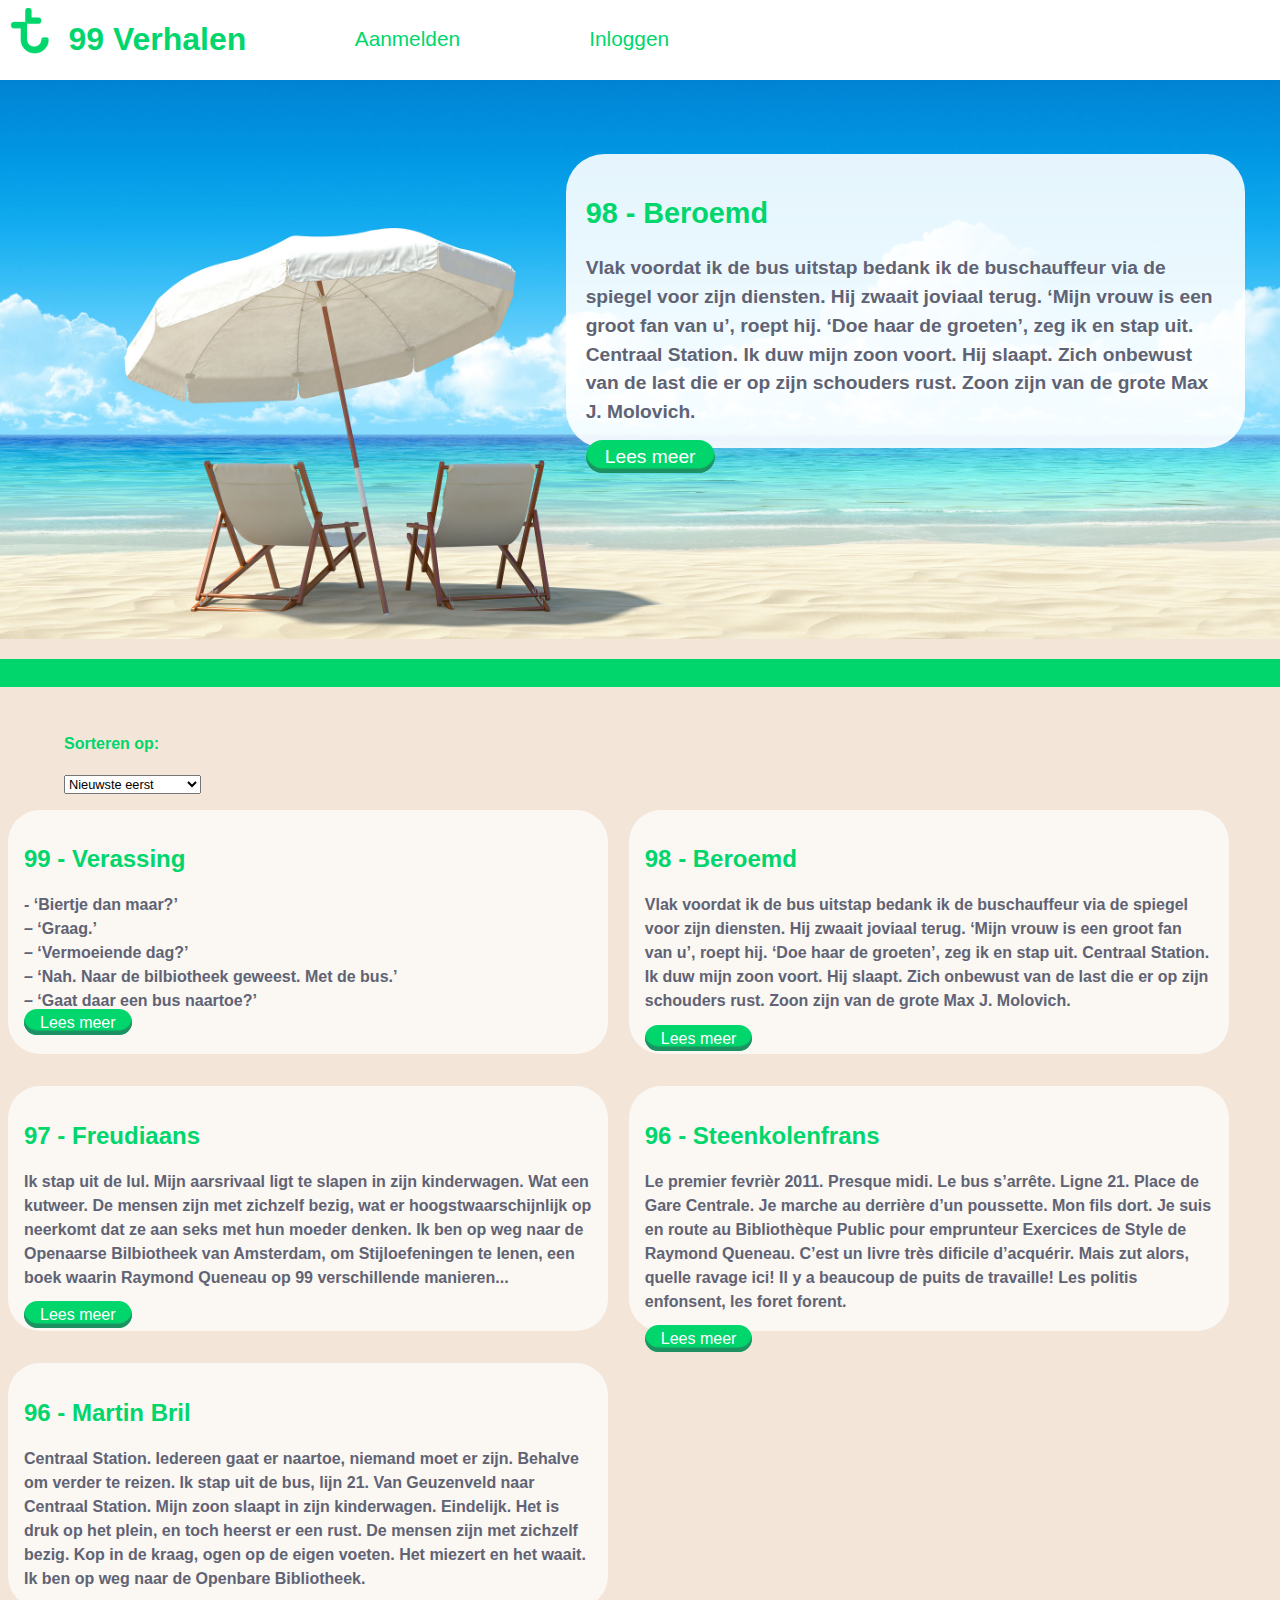
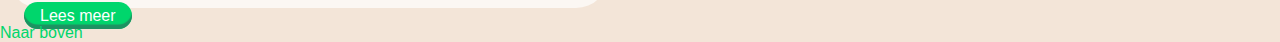
<file: index.html>
<!DOCTYPE html>
<html lang="nl">

<head>
    <meta charset="UTF-8">
    <title>Homepagina</title>
    <link rel="stylesheet" href="styles/style.css">
    <meta name="viewport" content="width=device-width, initial-scale=1">
</head>

<body>
    <header class="header">
        <img class="logo" src="images/logo%20transavia.png" alt="logo transavia">
        <h1 class="mainheader">99 Verhalen</h1>
        <section class="aanmeldheader">
            <a class="aanmelden" href="aanmelden.html">Aanmelden</a>
            <a class="aanmelden" href="inloggen.html">Inloggen</a>
        </section>
    </header>
    <img class="headerfoto" src="images/Strandvakantie.jpg" alt="vakantie">
    <article class="uitgelicht">
        <h2>98 - Beroemd</h2>
        <p>Vlak voordat ik de bus uitstap bedank ik de buschauffeur via de spiegel voor zijn diensten. Hij zwaait joviaal terug. ‘Mijn vrouw is een groot fan van u’, roept hij. ‘Doe haar de groeten’, zeg ik en stap uit. Centraal Station. Ik duw mijn zoon voort. Hij slaapt. Zich onbewust van de last die er op zijn schouders rust. Zoon zijn van de grote Max J. Molovich.</p>
        <a class="link" href="verhalen/verhaal-98.html">Lees meer</a>
    </article>
    
    <section class="filter">
        <h2>Filter opties</h2>
    </section>
    
    <main>
        <section class="main">
            <h4>Sorteren op:</h4>
            <select>
                <option value="nieuwst">Nieuwste eerst</option>
                <option value="oudst">Oudste eerst</option>
                <option value="hoge waardering">Hoogste waardering</option>
                <option value="lage waardering">Laagste waardering</option>
            </select>
        </section>

        <section class="artikelen">
            <article>
                <h2>99 - Verassing</h2>
                <p class="lijst">- ‘Biertje dan maar?’</p>
                <p class="lijst">– ‘Graag.’</p>
                <p class="lijst">– ‘Vermoeiende dag?’</p>
                <p class="lijst">– ‘Nah. Naar de bilbiotheek geweest. Met de bus.’</p>
                <p class="lijst">– ‘Gaat daar een bus naartoe?’</p>
                <a class="link" href="#">Lees meer</a>
            </article>

            <article>
                <h2>98 - Beroemd</h2>
                <p>Vlak voordat ik de bus uitstap bedank ik de buschauffeur via de spiegel voor zijn diensten. Hij zwaait joviaal terug. ‘Mijn vrouw is een groot fan van u’, roept hij. ‘Doe haar de groeten’, zeg ik en stap uit. Centraal Station. Ik duw mijn zoon voort. Hij slaapt. Zich onbewust van de last die er op zijn schouders rust. Zoon zijn van de grote Max J. Molovich.</p>
                <a class="link" href="verhalen/verhaal-98.html">Lees meer</a>
            </article>

            <article>
                <h2>97 - Freudiaans</h2>
                <p>Ik stap uit de lul. Mijn aarsrivaal ligt te slapen in zijn kinderwagen. Wat een kutweer. De mensen zijn met zichzelf bezig, wat er hoogstwaarschijnlijk op neerkomt dat ze aan seks met hun moeder denken. Ik ben op weg naar de Openaarse Bilbiotheek van Amsterdam, om Stijloefeningen te lenen, een boek waarin Raymond Queneau op 99 verschillende manieren...</p>
                <a class="link" href="#">Lees meer</a>
            </article>

            <article>
                <h2>96 - Steenkolenfrans</h2>
                <p>Le premier fevrièr 2011. Presque midi. Le bus s’arrête. Ligne 21. Place de Gare Centrale. Je marche au derrière d’un poussette. Mon fils dort. Je suis en route au Bibliothèque Public pour emprunteur Exercices de Style de Raymond Queneau. C’est un livre très dificile d’acquérir. Mais zut alors, quelle ravage ici! Il y a beaucoup de puits de travaille! Les politis enfonsent, les foret forent.</p>
                <a class="link" href="#">Lees meer</a>
            </article>

            <article>
                <h2>96 - Martin Bril</h2>
                <p>Centraal Station. Iedereen gaat er naartoe, niemand moet er zijn. Behalve om verder te reizen. Ik stap uit de bus, lijn 21. Van Geuzenveld naar Centraal Station. Mijn zoon slaapt in zijn kinderwagen. Eindelijk. Het is druk op het plein, en toch heerst er een rust. De mensen zijn met zichzelf bezig. Kop in de kraag, ogen op de eigen voeten. Het miezert en het waait. Ik ben op weg naar de Openbare Bibliotheek. </p>
                <a class="link" href="#">Lees meer</a>
            </article>

        </section>

        <a href="#">Naar boven</a>
    </main>
</body>

</html>
</file>
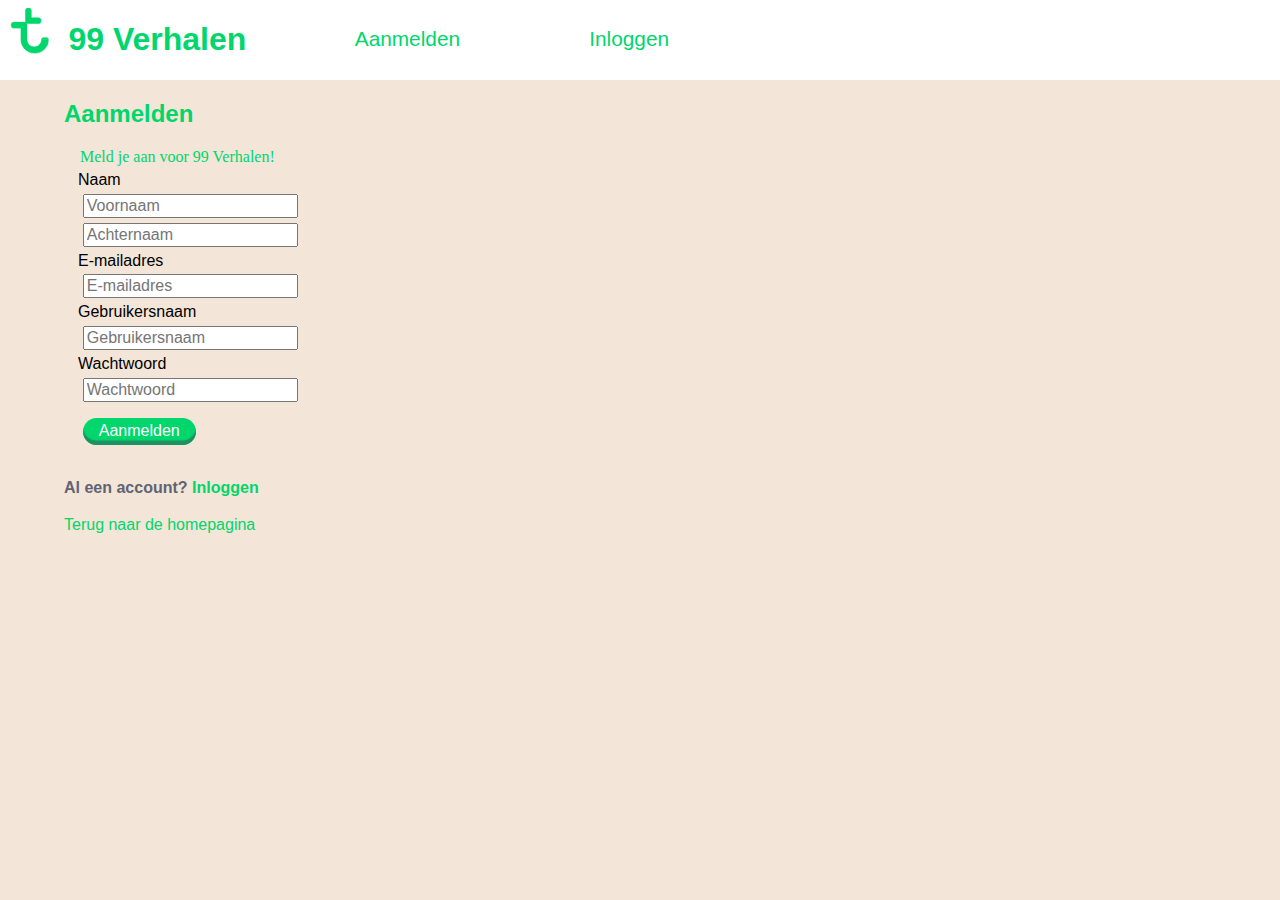
<file: aanmelden.html>
<!DOCTYPE html>
<html lang="nl">

<head>
    <meta charset="UTF-8">
    <title>Aanmelden</title>
    <link rel="stylesheet" href="styles/style.css">
    <meta name="viewport" content="width=device-width, initial-scale=1">
</head>
<body>
    <header class="header">
        <img class="logo" src="images/logo%20transavia.png" alt="logo transavia">
        <a href="index.html">
            <h1 class="mainheader">99 Verhalen</h1>
        </a>
        <section class="aanmeldheader">
            <a class="aanmelden" href="aanmelden.html">Aanmelden</a>
            <a class="aanmelden" href="inloggen.html">Inloggen</a>
        </section>
    </header>

    <main class="main">
        <h2>Aanmelden</h2>
        <form>
           <fieldset>            
                <legend>Meld je aan voor 99 Verhalen!</legend>
                <label for="naam">Naam</label>
                <input type="text" id="naam" placeholder="Voornaam" required>
                <input type="text" placeholder="Achternaam" required>
                <label for="email">E-mailadres</label>
                <input type="email" id="email" placeholder="E-mailadres" required>
                <label for="user">Gebruikersnaam</label>
                <input type="text" id="user" placeholder="Gebruikersnaam" required>
                <label for="pass">Wachtwoord</label>
                <input id="pass" type="password" placeholder="Wachtwoord" required>
                <input type="submit" value="Aanmelden" class="link">
            </fieldset>
        </form>
        <p>Al een account? <a href="inloggen.html">Inloggen</a></p>
        <a href="index.html">Terug naar de homepagina</a>
    </main>
</body>

</html>
</file>
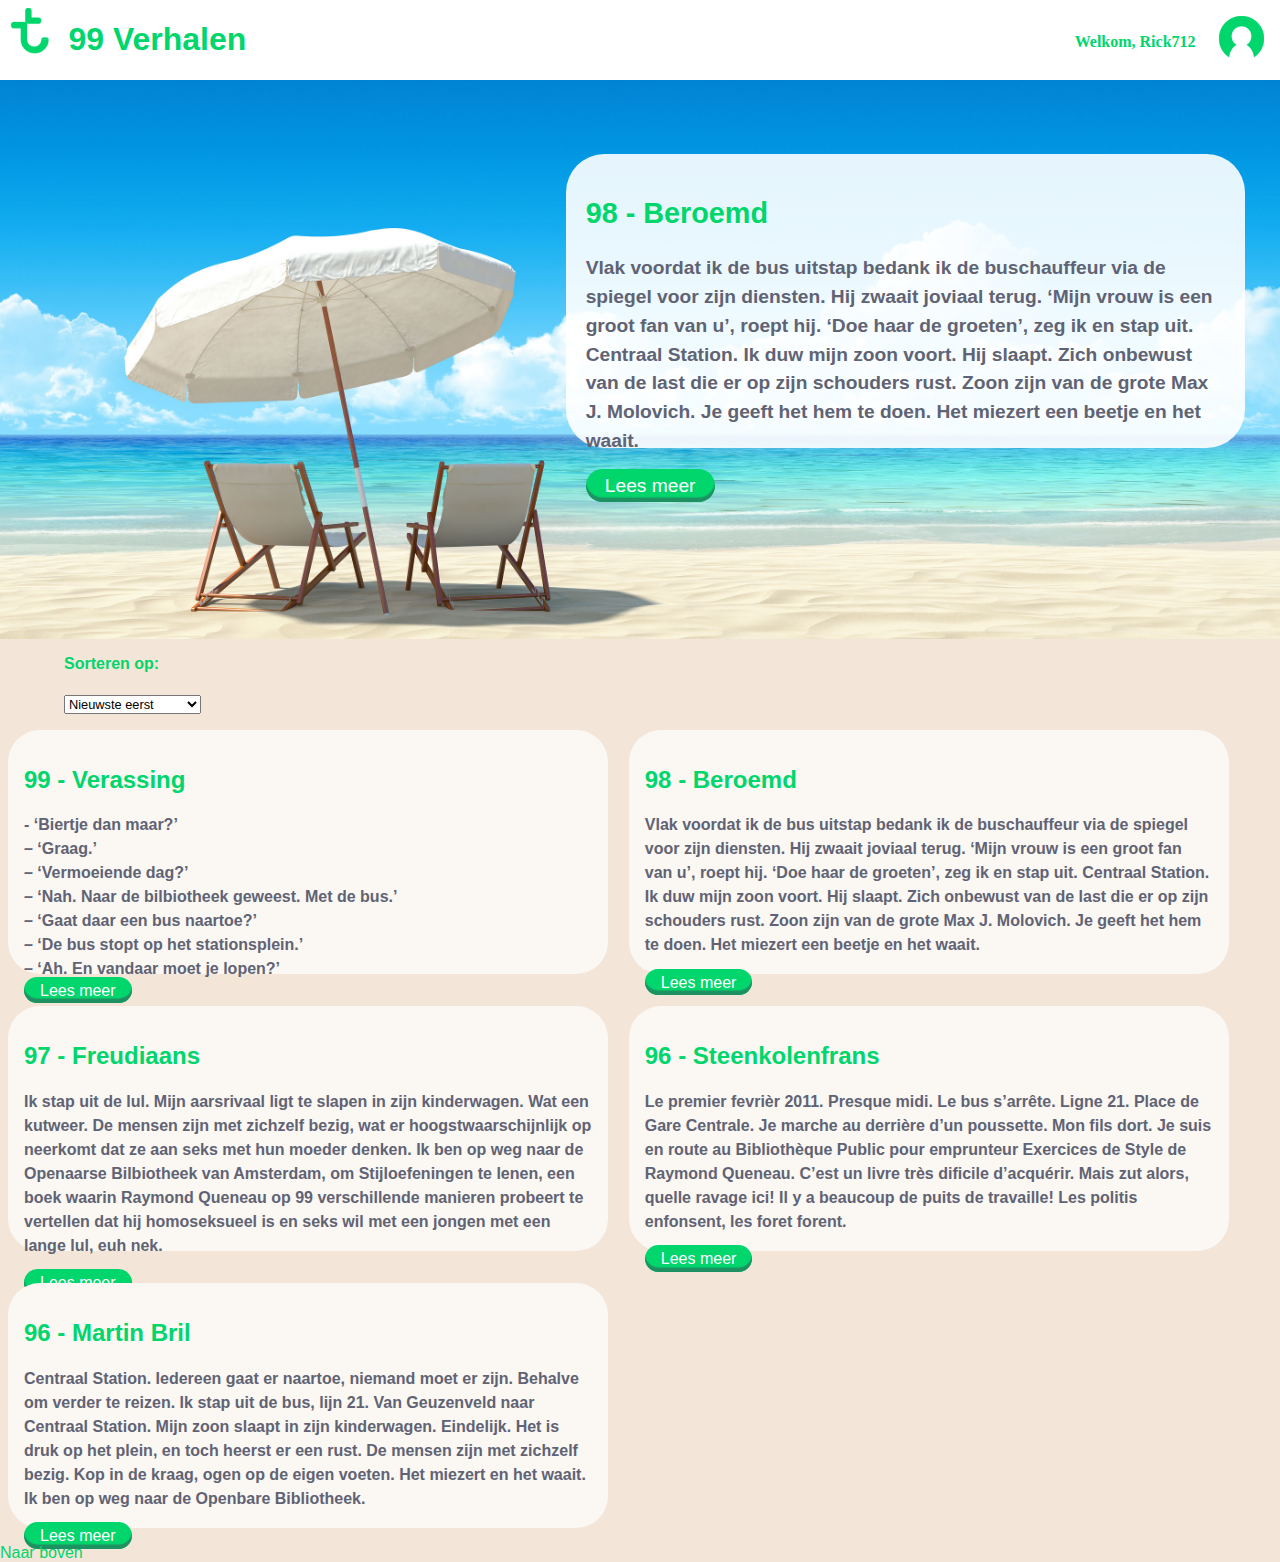
<file: index-ingelogd.html>
<!DOCTYPE html>
<html lang="nl">

<head>
    <meta charset="UTF-8">
    <title>Homepagina</title>
    <link rel="stylesheet" href="styles/style.css">
    <meta name="viewport" content="width=device-width, initial-scale=1">
</head>

<body>
    <header class="header">
        <img class="logo" src="images/logo%20transavia.png" alt="logo transavia">
        <h1 class="mainheader">99 Verhalen</h1>
        <section class="tekst-gebruiker">
            <p class="gebruiker-tekst">Welkom, Rick712</p>
            <a href="index.html">
                <img class="gebruiker" alt="icoon gebruiker" src="images/icoon-gebruiker.png">
            </a>
        </section>
        <section class="aanmeldheader">
        </section>
    </header>
        <img class="headerfoto" src="images/Strandvakantie.jpg" alt="vakantie">
    <article class="uitgelicht">
        <h2>98 - Beroemd</h2>
        <p>Vlak voordat ik de bus uitstap bedank ik de buschauffeur via de spiegel voor zijn diensten. Hij zwaait joviaal terug. ‘Mijn vrouw is een groot fan van u’, roept hij. ‘Doe haar de groeten’, zeg ik en stap uit. Centraal Station. Ik duw mijn zoon voort. Hij slaapt. Zich onbewust van de last die er op zijn schouders rust. Zoon zijn van de grote Max J. Molovich. Je geeft het hem te doen. Het miezert een beetje en het waait.</p>
        <a class="link" href="verhalen/verhaal-98-ingelogd.html">Lees meer</a>
    </article>
    <main>
        <section class="main">
            <h4>Sorteren op:</h4>
            <select>
                <option value="nieuwst">Nieuwste eerst</option>
                <option value="oudst">Oudste eerst</option>
                <option value="hoge waardering">Hoogste waardering</option>
                <option value="lage waardering">Laagste waardering</option>
            </select>
        </section>

        <section class="artikelen">
            <article>
                <h2>99 - Verassing</h2>
                <p class="lijst">- ‘Biertje dan maar?’</p>
                <p class="lijst">– ‘Graag.’</p>
                <p class="lijst">– ‘Vermoeiende dag?’</p>
                <p class="lijst">– ‘Nah. Naar de bilbiotheek geweest. Met de bus.’</p>
                <p class="lijst">– ‘Gaat daar een bus naartoe?’</p>
                <p class="lijst">– ‘De bus stopt op het stationsplein.’</p>
                <p class="lijst">– ‘Ah. En vandaar moet je lopen?’</p>
                <a class="link" href="#">Lees meer</a>
            </article>

            <article>
                <h2>98 - Beroemd</h2>
                <p>Vlak voordat ik de bus uitstap bedank ik de buschauffeur via de spiegel voor zijn diensten. Hij zwaait joviaal terug. ‘Mijn vrouw is een groot fan van u’, roept hij. ‘Doe haar de groeten’, zeg ik en stap uit. Centraal Station. Ik duw mijn zoon voort. Hij slaapt. Zich onbewust van de last die er op zijn schouders rust. Zoon zijn van de grote Max J. Molovich. Je geeft het hem te doen. Het miezert een beetje en het waait.</p>
                <a class="link" href="verhalen/verhaal-98-ingelogd.html">Lees meer</a>
            </article>

            <article>
                <h2>97 - Freudiaans</h2>
                <p>Ik stap uit de lul. Mijn aarsrivaal ligt te slapen in zijn kinderwagen. Wat een kutweer. De mensen zijn met zichzelf bezig, wat er hoogstwaarschijnlijk op neerkomt dat ze aan seks met hun moeder denken. Ik ben op weg naar de Openaarse Bilbiotheek van Amsterdam, om Stijloefeningen te lenen, een boek waarin Raymond Queneau op 99 verschillende manieren probeert te vertellen dat hij homoseksueel is en seks wil met een jongen met een lange lul, euh nek.</p>
                <a class="link" href="#">Lees meer</a>
            </article>

            <article>
                <h2>96 - Steenkolenfrans</h2>
                <p>Le premier fevrièr 2011. Presque midi. Le bus s’arrête. Ligne 21. Place de Gare Centrale. Je marche au derrière d’un poussette. Mon fils dort. Je suis en route au Bibliothèque Public pour emprunteur Exercices de Style de Raymond Queneau. C’est un livre très dificile d’acquérir. Mais zut alors, quelle ravage ici! Il y a beaucoup de puits de travaille! Les politis enfonsent, les foret forent.</p>
                <a class="link" href="#">Lees meer</a>
            </article>

            <article>
                <h2>96 - Martin Bril</h2>
                <p>Centraal Station. Iedereen gaat er naartoe, niemand moet er zijn. Behalve om verder te reizen. Ik stap uit de bus, lijn 21. Van Geuzenveld naar Centraal Station. Mijn zoon slaapt in zijn kinderwagen. Eindelijk. Het is druk op het plein, en toch heerst er een rust. De mensen zijn met zichzelf bezig. Kop in de kraag, ogen op de eigen voeten. Het miezert en het waait. Ik ben op weg naar de Openbare Bibliotheek. </p>
                <a class="link" href="#">Lees meer</a>
            </article>

        </section>

        <a href="#">Naar boven</a>
    </main>
</body>

</html>
</file>
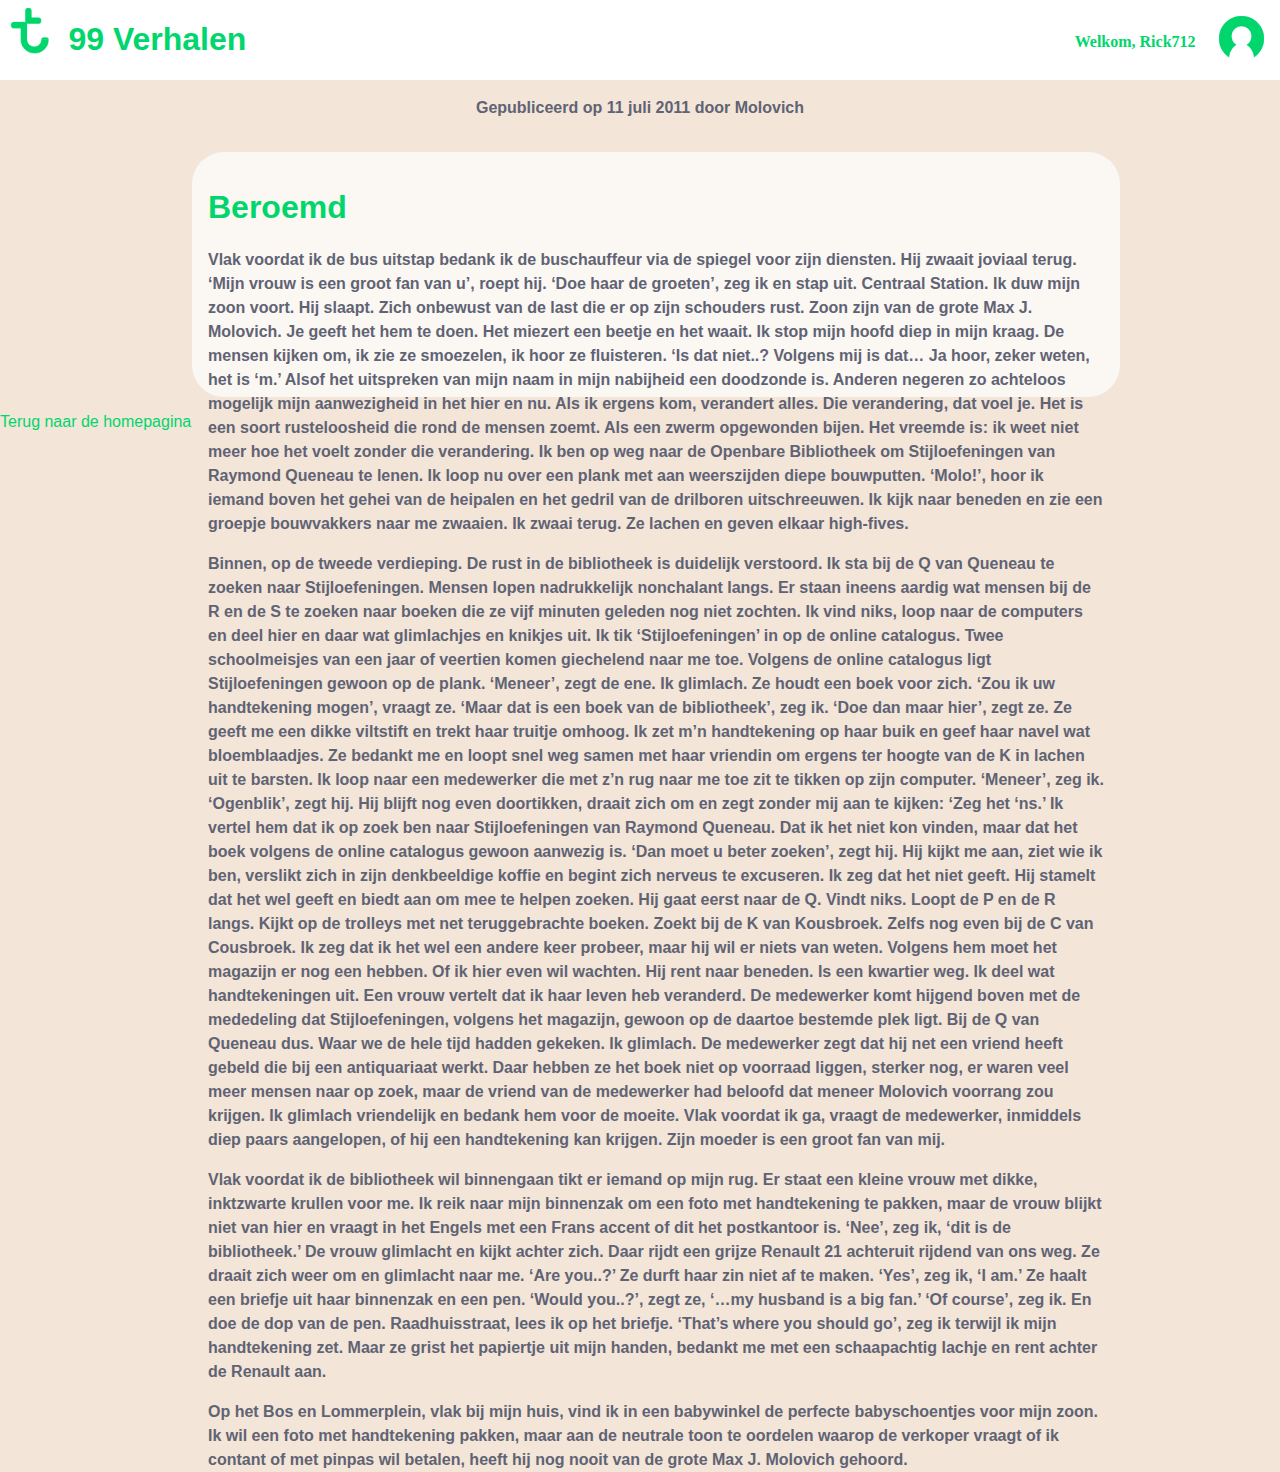
<file: verhalen/verhaal-98-ingelogd.html>
<!DOCTYPE html>
<html lang="nl">

<head>
    <meta charset="UTF-8">
    <title>Homepagina</title>
    <link rel="stylesheet" href="../styles/style.css">
    <meta name="viewport" content="width=device-width, initial-scale=1">
</head>
    
    <header class="header">
        <img class="logo" src="../images/logo%20transavia.png" alt="logo transavia">
        <a href="../index-ingelogd.html">
            <h1 class="mainheader">99 Verhalen</h1>
        </a>
        <section class="tekst-gebruiker">
            <p class="gebruiker-tekst">Welkom, Rick712</p>
            <img class="gebruiker" alt="icoon gebruiker" src="../images/icoon-gebruiker.png">
        </section>
        <section class="aanmeldheader">
        </section>
    </header>
    
    <footer>
        <p>Gepubliceerd op 11 juli 2011 door Molovich</p>
    </footer>
    
    <article class="verhaal">
        <h1>Beroemd</h1>
        <p>Vlak voordat ik de bus uitstap bedank ik de buschauffeur via de spiegel voor zijn diensten. Hij zwaait joviaal terug. ‘Mijn vrouw is een groot fan van u’, roept hij. ‘Doe haar de groeten’, zeg ik en stap uit. Centraal Station. Ik duw mijn zoon voort. Hij slaapt. Zich onbewust van de last die er op zijn schouders rust. Zoon zijn van de grote Max J. Molovich. Je geeft het hem te doen. Het miezert een beetje en het waait. Ik stop mijn hoofd diep in mijn kraag. De mensen kijken om, ik zie ze smoezelen, ik hoor ze fluisteren. ‘Is dat niet..? Volgens mij is dat… Ja hoor, zeker weten, het is ‘m.’ Alsof het uitspreken van mijn naam in mijn nabijheid een doodzonde is. Anderen negeren zo achteloos mogelijk mijn aanwezigheid in het hier en nu. Als ik ergens kom, verandert alles. Die verandering, dat voel je. Het is een soort rusteloosheid die rond de mensen zoemt. Als een zwerm opgewonden bijen. Het vreemde is: ik weet niet meer hoe het voelt zonder die verandering. Ik ben op weg naar de Openbare Bibliotheek om Stijloefeningen van Raymond Queneau te lenen. Ik loop nu over een plank met aan weerszijden diepe bouwputten. ‘Molo!’, hoor ik iemand boven het gehei van de heipalen en het gedril van de drilboren uitschreeuwen. Ik kijk naar beneden en zie een groepje bouwvakkers naar me zwaaien. Ik zwaai terug. Ze lachen en geven elkaar high-fives.</p>
        
        <p>Binnen, op de tweede verdieping. De rust in de bibliotheek is duidelijk verstoord. Ik sta bij de Q van Queneau te zoeken naar Stijloefeningen. Mensen lopen nadrukkelijk nonchalant langs. Er staan ineens aardig wat mensen bij de R en de S te zoeken naar boeken die ze vijf minuten geleden nog niet zochten. Ik vind niks, loop naar de computers en deel hier en daar wat glimlachjes en knikjes uit. Ik tik ‘Stijloefeningen’ in op de online catalogus. Twee schoolmeisjes van een jaar of veertien komen giechelend naar me toe. Volgens de online catalogus ligt Stijloefeningen gewoon op de plank. ‘Meneer’, zegt de ene. Ik glimlach. Ze houdt een boek voor zich. ‘Zou ik uw handtekening mogen’, vraagt ze. ‘Maar dat is een boek van de bibliotheek’, zeg ik. ‘Doe dan maar hier’, zegt ze. Ze geeft me een dikke viltstift en trekt haar truitje omhoog. Ik zet m’n handtekening op haar buik en geef haar navel wat bloemblaadjes. Ze bedankt me en loopt snel weg samen met haar vriendin om ergens ter hoogte van de K in lachen uit te barsten. Ik loop naar een medewerker die met z’n rug naar me toe zit te tikken op zijn computer. ‘Meneer’, zeg ik. ‘Ogenblik’, zegt hij. Hij blijft nog even doortikken, draait zich om en zegt zonder mij aan te kijken: ‘Zeg het ‘ns.’ Ik vertel hem dat ik op zoek ben naar Stijloefeningen van Raymond Queneau. Dat ik het niet kon vinden, maar dat het boek volgens de online catalogus gewoon aanwezig is. ‘Dan moet u beter zoeken’, zegt hij. Hij kijkt me aan, ziet wie ik ben, verslikt zich in zijn denkbeeldige koffie en begint zich nerveus te excuseren. Ik zeg dat het niet geeft. Hij stamelt dat het wel geeft en biedt aan om mee te helpen zoeken. Hij gaat eerst naar de Q. Vindt niks. Loopt de P en de R langs. Kijkt op de trolleys met net teruggebrachte boeken. Zoekt bij de K van Kousbroek. Zelfs nog even bij de C van Cousbroek. Ik zeg dat ik het wel een andere keer probeer, maar hij wil er niets van weten. Volgens hem moet het magazijn er nog een hebben. Of ik hier even wil wachten. Hij rent naar beneden. Is een kwartier weg. Ik deel wat handtekeningen uit. Een vrouw vertelt dat ik haar leven heb veranderd. De medewerker komt hijgend boven met de mededeling dat Stijloefeningen, volgens het magazijn, gewoon op de daartoe bestemde plek ligt. Bij de Q van Queneau dus. Waar we de hele tijd hadden gekeken. Ik glimlach. De medewerker zegt dat hij net een vriend heeft gebeld die bij een antiquariaat werkt. Daar hebben ze het boek niet op voorraad liggen, sterker nog, er waren veel meer mensen naar op zoek, maar de vriend van de medewerker had beloofd dat meneer Molovich voorrang zou krijgen. Ik glimlach vriendelijk en bedank hem voor de moeite. Vlak voordat ik ga, vraagt de medewerker, inmiddels diep paars aangelopen, of hij een handtekening kan krijgen. Zijn moeder is een groot fan van mij.</p>

        <p class="alinea2">Vlak voordat ik de bibliotheek wil binnengaan tikt er iemand op mijn rug. Er staat een kleine vrouw met dikke, inktzwarte krullen voor me. Ik reik naar mijn binnenzak om een foto met handtekening te pakken, maar de vrouw blijkt niet van hier en vraagt in het Engels met een Frans accent of dit het postkantoor is. ‘Nee’, zeg ik, ‘dit is de bibliotheek.’ De vrouw glimlacht en kijkt achter zich. Daar rijdt een grijze Renault 21 achteruit rijdend van ons weg. Ze draait zich weer om en glimlacht naar me. ‘Are you..?’ Ze durft haar zin niet af te maken. ‘Yes’, zeg ik, ‘I am.’ Ze haalt een briefje uit haar binnenzak en een pen. ‘Would you..?’, zegt ze, ‘…my husband is a big fan.’ ‘Of course’, zeg ik. En doe de dop van de pen. Raadhuisstraat, lees ik op het briefje. ‘That’s where you should go’, zeg ik terwijl ik mijn handtekening zet. Maar ze grist het papiertje uit mijn handen, bedankt me met een schaapachtig lachje en rent achter de Renault aan.</p>

        

        <p>Op het Bos en Lommerplein, vlak bij mijn huis, vind ik in een babywinkel de perfecte babyschoentjes voor mijn zoon. Ik wil een foto met handtekening pakken, maar aan de neutrale toon te oordelen waarop de verkoper vraagt of ik contant of met pinpas wil betalen, heeft hij nog nooit van de grote Max J. Molovich gehoord.</p>
    </article>
    <a class="terug" href="../index-ingelogd.html">Terug naar de homepagina</a>
</body>

</html>
</file>
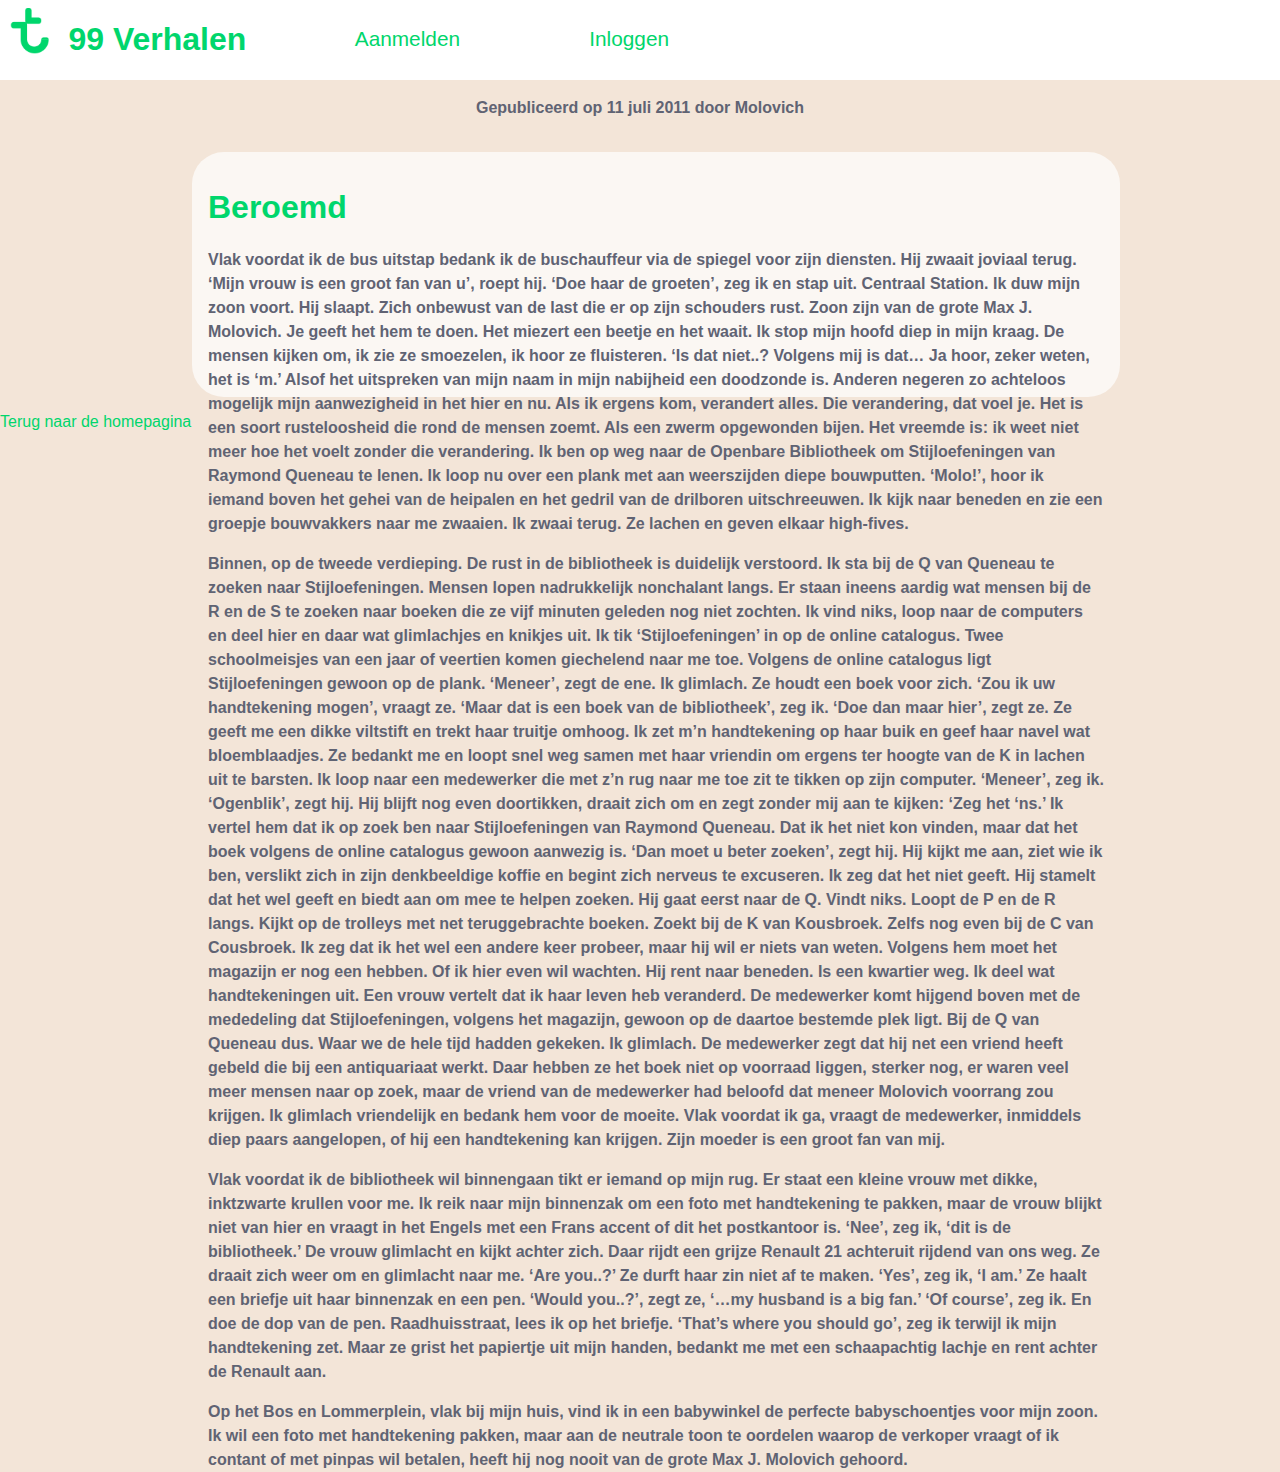
<file: verhalen/verhaal-98.html>
<!DOCTYPE html>
<html lang="nl">

<head>
    <meta charset="UTF-8">
    <title>Homepagina</title>
    <link rel="stylesheet" href="../styles/style.css">
    <meta name="viewport" content="width=device-width, initial-scale=1">
</head>
    
    <header class="header">
        <img class="logo" src="../images/logo%20transavia.png" alt="logo transavia">
        <a href="../index.html">
            <h1 class="mainheader">99 Verhalen</h1>
        </a>
        <section class="aanmeldheader">
            <a class="aanmelden" href="aanmelden.html">Aanmelden</a>
            <a class="aanmelden" href="inloggen.html">Inloggen</a>
        </section>
    </header>
    
    <footer>
        <p>Gepubliceerd op 11 juli 2011 door Molovich</p>
    </footer>
    
    <article class="verhaal">
        <h1>Beroemd</h1>
        <p>Vlak voordat ik de bus uitstap bedank ik de buschauffeur via de spiegel voor zijn diensten. Hij zwaait joviaal terug. ‘Mijn vrouw is een groot fan van u’, roept hij. ‘Doe haar de groeten’, zeg ik en stap uit. Centraal Station. Ik duw mijn zoon voort. Hij slaapt. Zich onbewust van de last die er op zijn schouders rust. Zoon zijn van de grote Max J. Molovich. Je geeft het hem te doen. Het miezert een beetje en het waait. Ik stop mijn hoofd diep in mijn kraag. De mensen kijken om, ik zie ze smoezelen, ik hoor ze fluisteren. ‘Is dat niet..? Volgens mij is dat… Ja hoor, zeker weten, het is ‘m.’ Alsof het uitspreken van mijn naam in mijn nabijheid een doodzonde is. Anderen negeren zo achteloos mogelijk mijn aanwezigheid in het hier en nu. Als ik ergens kom, verandert alles. Die verandering, dat voel je. Het is een soort rusteloosheid die rond de mensen zoemt. Als een zwerm opgewonden bijen. Het vreemde is: ik weet niet meer hoe het voelt zonder die verandering. Ik ben op weg naar de Openbare Bibliotheek om Stijloefeningen van Raymond Queneau te lenen. Ik loop nu over een plank met aan weerszijden diepe bouwputten. ‘Molo!’, hoor ik iemand boven het gehei van de heipalen en het gedril van de drilboren uitschreeuwen. Ik kijk naar beneden en zie een groepje bouwvakkers naar me zwaaien. Ik zwaai terug. Ze lachen en geven elkaar high-fives.</p>
        
        <p>Binnen, op de tweede verdieping. De rust in de bibliotheek is duidelijk verstoord. Ik sta bij de Q van Queneau te zoeken naar Stijloefeningen. Mensen lopen nadrukkelijk nonchalant langs. Er staan ineens aardig wat mensen bij de R en de S te zoeken naar boeken die ze vijf minuten geleden nog niet zochten. Ik vind niks, loop naar de computers en deel hier en daar wat glimlachjes en knikjes uit. Ik tik ‘Stijloefeningen’ in op de online catalogus. Twee schoolmeisjes van een jaar of veertien komen giechelend naar me toe. Volgens de online catalogus ligt Stijloefeningen gewoon op de plank. ‘Meneer’, zegt de ene. Ik glimlach. Ze houdt een boek voor zich. ‘Zou ik uw handtekening mogen’, vraagt ze. ‘Maar dat is een boek van de bibliotheek’, zeg ik. ‘Doe dan maar hier’, zegt ze. Ze geeft me een dikke viltstift en trekt haar truitje omhoog. Ik zet m’n handtekening op haar buik en geef haar navel wat bloemblaadjes. Ze bedankt me en loopt snel weg samen met haar vriendin om ergens ter hoogte van de K in lachen uit te barsten. Ik loop naar een medewerker die met z’n rug naar me toe zit te tikken op zijn computer. ‘Meneer’, zeg ik. ‘Ogenblik’, zegt hij. Hij blijft nog even doortikken, draait zich om en zegt zonder mij aan te kijken: ‘Zeg het ‘ns.’ Ik vertel hem dat ik op zoek ben naar Stijloefeningen van Raymond Queneau. Dat ik het niet kon vinden, maar dat het boek volgens de online catalogus gewoon aanwezig is. ‘Dan moet u beter zoeken’, zegt hij. Hij kijkt me aan, ziet wie ik ben, verslikt zich in zijn denkbeeldige koffie en begint zich nerveus te excuseren. Ik zeg dat het niet geeft. Hij stamelt dat het wel geeft en biedt aan om mee te helpen zoeken. Hij gaat eerst naar de Q. Vindt niks. Loopt de P en de R langs. Kijkt op de trolleys met net teruggebrachte boeken. Zoekt bij de K van Kousbroek. Zelfs nog even bij de C van Cousbroek. Ik zeg dat ik het wel een andere keer probeer, maar hij wil er niets van weten. Volgens hem moet het magazijn er nog een hebben. Of ik hier even wil wachten. Hij rent naar beneden. Is een kwartier weg. Ik deel wat handtekeningen uit. Een vrouw vertelt dat ik haar leven heb veranderd. De medewerker komt hijgend boven met de mededeling dat Stijloefeningen, volgens het magazijn, gewoon op de daartoe bestemde plek ligt. Bij de Q van Queneau dus. Waar we de hele tijd hadden gekeken. Ik glimlach. De medewerker zegt dat hij net een vriend heeft gebeld die bij een antiquariaat werkt. Daar hebben ze het boek niet op voorraad liggen, sterker nog, er waren veel meer mensen naar op zoek, maar de vriend van de medewerker had beloofd dat meneer Molovich voorrang zou krijgen. Ik glimlach vriendelijk en bedank hem voor de moeite. Vlak voordat ik ga, vraagt de medewerker, inmiddels diep paars aangelopen, of hij een handtekening kan krijgen. Zijn moeder is een groot fan van mij.</p>

        <p class="alinea2">Vlak voordat ik de bibliotheek wil binnengaan tikt er iemand op mijn rug. Er staat een kleine vrouw met dikke, inktzwarte krullen voor me. Ik reik naar mijn binnenzak om een foto met handtekening te pakken, maar de vrouw blijkt niet van hier en vraagt in het Engels met een Frans accent of dit het postkantoor is. ‘Nee’, zeg ik, ‘dit is de bibliotheek.’ De vrouw glimlacht en kijkt achter zich. Daar rijdt een grijze Renault 21 achteruit rijdend van ons weg. Ze draait zich weer om en glimlacht naar me. ‘Are you..?’ Ze durft haar zin niet af te maken. ‘Yes’, zeg ik, ‘I am.’ Ze haalt een briefje uit haar binnenzak en een pen. ‘Would you..?’, zegt ze, ‘…my husband is a big fan.’ ‘Of course’, zeg ik. En doe de dop van de pen. Raadhuisstraat, lees ik op het briefje. ‘That’s where you should go’, zeg ik terwijl ik mijn handtekening zet. Maar ze grist het papiertje uit mijn handen, bedankt me met een schaapachtig lachje en rent achter de Renault aan.</p>

        

        <p>Op het Bos en Lommerplein, vlak bij mijn huis, vind ik in een babywinkel de perfecte babyschoentjes voor mijn zoon. Ik wil een foto met handtekening pakken, maar aan de neutrale toon te oordelen waarop de verkoper vraagt of ik contant of met pinpas wil betalen, heeft hij nog nooit van de grote Max J. Molovich gehoord.</p>
    </article>
    <a class="terug" href="../index.html">Terug naar de homepagina</a>
</body>

</html>
</file>
<file: styles/style.css>
@font-face {
    font-family: "Nexa Bold";
    src: url(../fonts/Nexa Bold.otf);
    font-family: "Nexa Light";
    src: url(../fonts/Nexa Light.otf)
}

html {
    font-family: sans-serif;
}

header {
    background-color: white;
}

main {
    width: 100%;
}

body {
    margin: auto;
    background-color: #f3e5d8;
}

h1,
h2,
h3,
h4,
h5,
h6,
a {
    color: #00d66c;
    font-family: Nexa Bold, sans-serif;
}

p {
    font-family: Nexa Light, sans-serif;
    line-height: 1.5em;
    font-weight: 900;
    color: #606373;
}

article {
    background-color: #FBF7F3;
    padding: 1em 1em;
    margin: 1em .5em;
    border-radius: 2em;
}

.link {
    color: white;
    background-color: #00d66c;
    text-decoration: none;
    padding: .3em 1em .3em 1em;
    border-radius: 2em;
    box-shadow: inset 0 -.2875rem .0625rem #1e9162;
    transition: background-color .5s;
    border: none;
}

.link:hover {
    background-color: #4DE298;
}

.link:focus {
    background-color: #00c061;
    box-shadow: inset 0 .2875rem .0625rem #1e9162;
}

.logo {
    display: inline-block;
    width: 4em;
}

.mainheader {
    display: inline-block;
    vertical-align: top;
}

section > a {
    text-decoration: none;
}

select {
    font-size: .8em;
}

h4 {
    margin-top: 1em;
}

.main {
    padding-left: 5%;
    width: 95%;
}

.aanmeldheader {
    display: flex;
    justify-content: space-around;
}

a {
    text-decoration: none;
}

input {
    font-size: 1em;
    margin: .3em;
    text-decoration: none;
    margin-bottom: auto;
    display: block;
    margin-top: .3em;
    margin-bottom: .3em;
    font-family: Nexa Light, sans-serif;
}

.artikelen {
    width: 100%;
}

.inloggen {
    margin-bottom: 1em;
}

form {
    margin-bottom: 1em;
}

label {
    font-family: Nexa Bold, sans-serif;
    margin-top: .6em;
}

.headerfoto {
    max-width: 100%;
    display: none;
}

.uitgelicht {
    display: none;
}

#bericht {
    font-family: Nexa Bold, sans-serif;
    color: red;
}

.gebruiker {
    display: inline-block;
    width: 3.2em;
    height: 3.2em;
}

.tekst-gebruiker {
    display: inline-block;
    position: absolute;
    right: .8em;
    top: .8em;
}

.gebruiker-tekst {
    display: none;
}

.terug {
    display: block;
}

footer {
    text-align: center;
}

fieldset {
    text-decoration: none;
    border: none;
}

legend {
    color: #00d66c;
    font-family: Nexa Bold;
}

.filter {
    background-color: #00d66c;
    margin: 0 0 3em 0;
}

@media screen and (min-width: 57.5em) {
    article {
        display: inline-block;
        width: 44.4%;
        vertical-align: top;
    }
    
    .lijst {
        margin: auto;
    }
    
    .link {
        margin-top: 1em;
    }
    
    .aanmelden {
        margin: 0 1em 0 5em;
        vertical-align: top;
        font-size: 1.3em;
    }
    
    .headerfoto {
        display: block;
        height: auto;
        position: relative;
    }
    
    .uitgelicht {
        display: block;
        float: right;
        position: absolute;
        right: 2%;
        top: 15%;
        background-color: rgba(255,255,255,0.9);
        width: 50%;
    }
    
    .gebruiker-tekst {
    display: inline-block;
    margin: 0 1em 0 0;
    padding-bottom: 1em;
    font-family: Nexa Bold;
    color: #00d66c;
    vertical-align: top;
    margin-top: 1.1em;
    }
    
    .verhaal {
        width: 70%;
        margin-left: 15%;
    }
    
    footer {
        text-align: center;
    }
    
    .aanmeldheader {
        display: inline-block;
        vertical-align: top;
        margin: 1.7em 0 0 0;
    }
}

@media screen and (min-width: 72.5em) {
    .uitgelicht {
        font-size: 1.2em;
    }
    
    article {
        height: 13.3em;
    }
    
}
</file>
